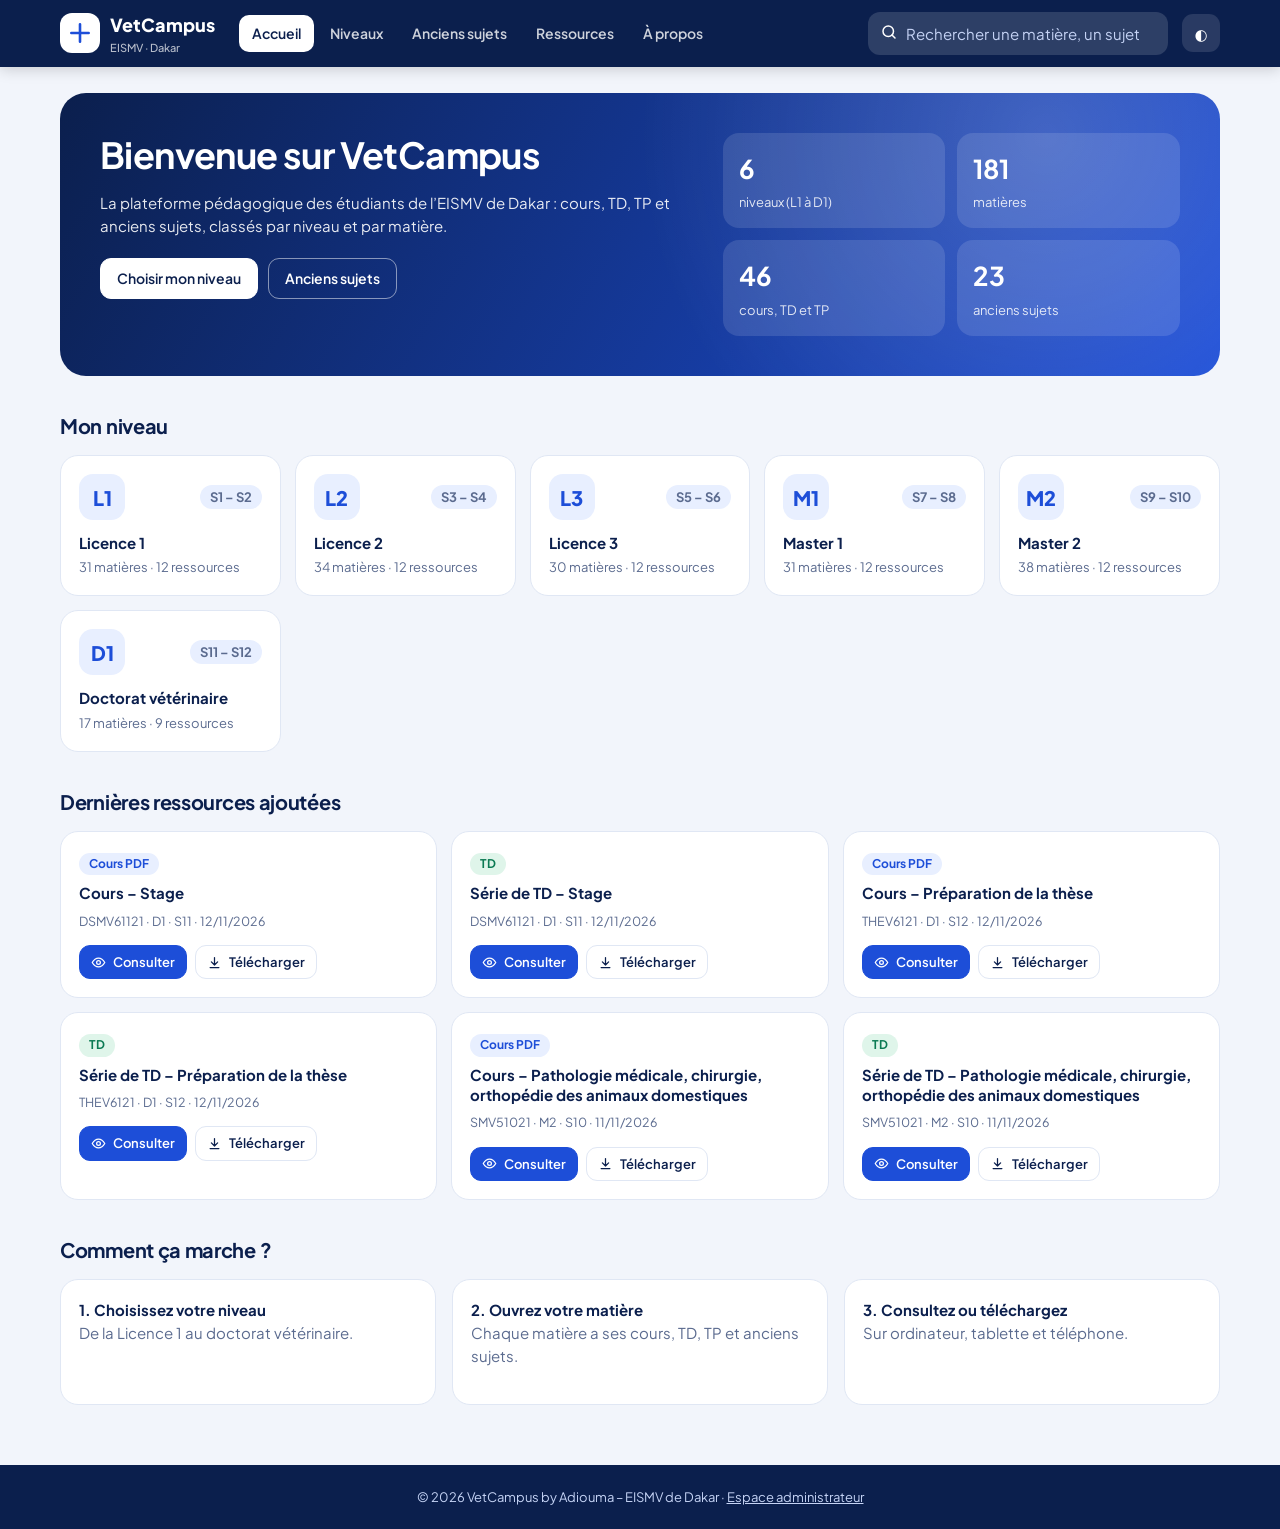
<file: index.html>
<!DOCTYPE html>
<html lang="fr">
<head>
<meta charset="utf-8">
<meta name="viewport" content="width=device-width, initial-scale=1, viewport-fit=cover">
<title>VetCampus – EISMV Dakar</title>
<meta name="theme-color" content="#0b1f4d">
<link rel="preconnect" href="https://fonts.googleapis.com">
<link rel="preconnect" href="https://fonts.gstatic.com" crossorigin>
<link href="https://fonts.googleapis.com/css2?family=Plus+Jakarta+Sans:wght@400;500;600;700;800&display=swap" rel="stylesheet">
<link rel="stylesheet" href="style.css">
</head>
<body>
<header><div class="bar">
<a class="logo" href="#accueil"><span class="mark"><svg width="26" height="26" viewBox="0 0 24 24" fill="none" stroke="#1d4ed8" stroke-width="2.4" stroke-linecap="round"><path d="M12 4v16M4 12h16"/></svg></span><span>VetCampus<small>EISMV · Dakar</small></span></a>
<nav id="nav"><a href="#accueil" data-p="accueil">Accueil</a><a href="#niveaux" data-p="niveaux">Niveaux</a><a href="#sujets" data-p="sujets">Anciens sujets</a><a href="#ressources" data-p="ressources">Ressources</a><a href="#apropos" data-p="apropos">À propos</a></nav>
<div class="search"><svg width="18" height="18" viewBox="0 0 24 24" fill="none" stroke="#fff" stroke-width="2" stroke-linecap="round"><circle cx="11" cy="11" r="7"/><path d="M20 20l-4-4"/></svg><input id="q" type="search" placeholder="Rechercher une matière, un sujet…" aria-label="Recherche globale"></div>
<button class="ib" id="th" aria-label="Changer de thème">◐</button>
<button class="ib burger" id="bg" aria-label="Menu"><svg width="22" height="22" viewBox="0 0 24 24" fill="none" stroke="#fff" stroke-width="2" stroke-linecap="round"><path d="M4 7h16M4 12h16M4 17h16"/></svg></button>
</div></header>
<main id="app" class="pg"></main>
<footer>© 2026 VetCampus by Adiouma – EISMV de Dakar · <a href="#admin" style="text-decoration:underline">Espace administrateur</a></footer>
<nav class="bnav" aria-label="Navigation principale"><a href="#accueil" data-p="accueil"><svg width="22" height="22" viewBox="0 0 24 24" fill="none" stroke="currentColor" stroke-width="2" stroke-linecap="round" stroke-linejoin="round"><path d="M3 11l9-8 9 8M5 10v10h14V10"/></svg><span>Accueil</span></a><a href="#niveaux" data-p="niveaux"><svg width="22" height="22" viewBox="0 0 24 24" fill="none" stroke="currentColor" stroke-width="2" stroke-linecap="round" stroke-linejoin="round"><rect x="3" y="3" width="7" height="7" rx="1.5"/><rect x="14" y="3" width="7" height="7" rx="1.5"/><rect x="3" y="14" width="7" height="7" rx="1.5"/><rect x="14" y="14" width="7" height="7" rx="1.5"/></svg><span>Niveaux</span></a><a href="#sujets" data-p="sujets"><svg width="22" height="22" viewBox="0 0 24 24" fill="none" stroke="currentColor" stroke-width="2" stroke-linecap="round" stroke-linejoin="round"><path d="M7 3h7l5 5v13H7z"/><path d="M14 3v5h5"/></svg><span>Sujets</span></a><a href="#ressources" data-p="ressources"><svg width="22" height="22" viewBox="0 0 24 24" fill="none" stroke="currentColor" stroke-width="2" stroke-linecap="round" stroke-linejoin="round"><path d="M5 4h13v16H7a2 2 0 01-2-2z"/><path d="M9 8h6"/></svg><span>Ressources</span></a><a href="#apropos" data-p="apropos"><svg width="22" height="22" viewBox="0 0 24 24" fill="none" stroke="currentColor" stroke-width="2" stroke-linecap="round" stroke-linejoin="round"><circle cx="12" cy="12" r="9"/><path d="M12 11v5M12 8h.01"/></svg><span>À propos</span></a></nav>
<div id="toast" role="status"></div>
<script src="data.js"></script>
<script src="app.js"></script>
</body>
</html>
</file>
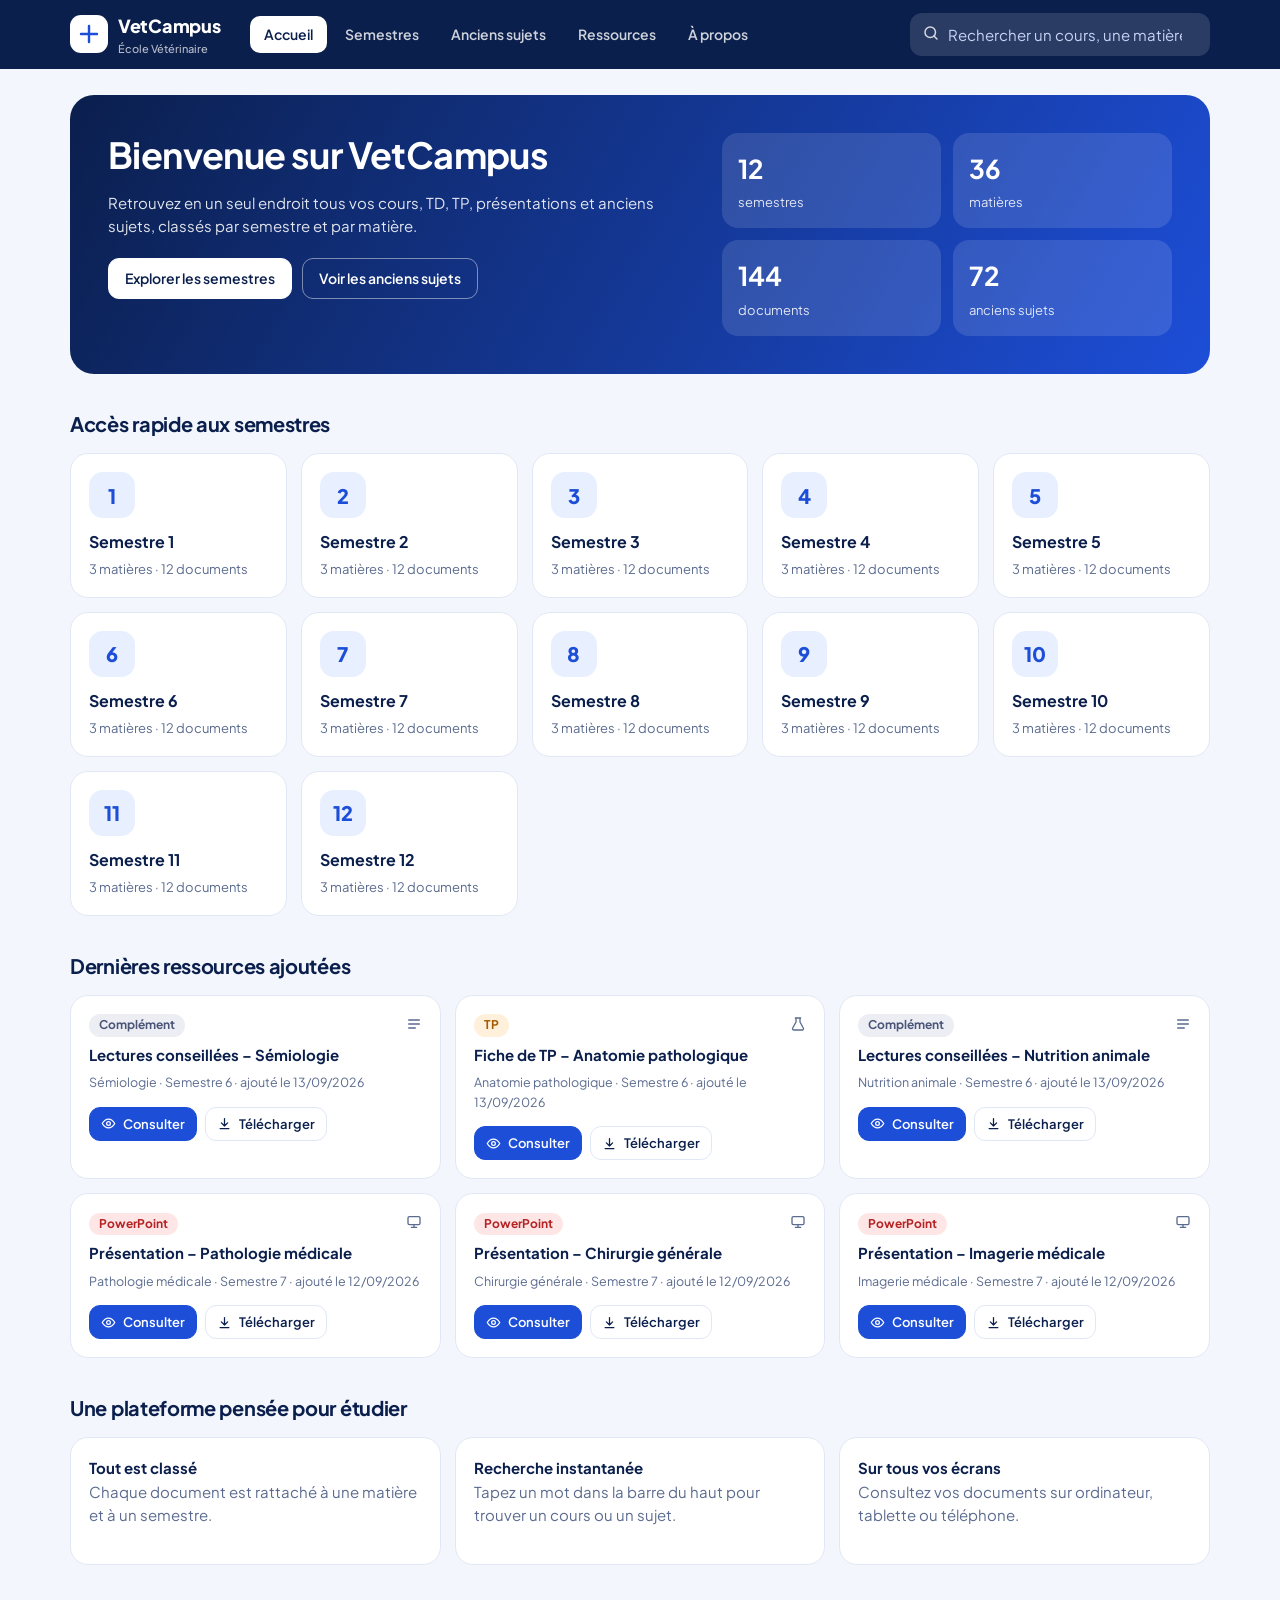
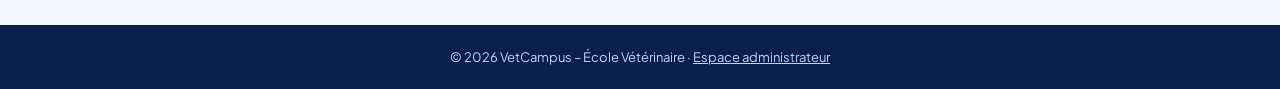
<file: plateforme-veterinaire.html>
<!DOCTYPE html>
<html lang="fr">
<head>
<meta charset="utf-8">
<meta name="viewport" content="width=device-width, initial-scale=1, viewport-fit=cover">
<title>VetCampus – Plateforme pédagogique</title>
<link rel="preconnect" href="https://fonts.googleapis.com">
<link href="https://fonts.googleapis.com/css2?family=Plus+Jakarta+Sans:wght@400;500;600;700;800&display=swap" rel="stylesheet">
<style>
:root{--bg:#f3f6fc;--card:#fff;--ink:#0b1f4d;--mut:#5b6b8f;--line:#e1e8f5;--pri:#1d4ed8;--priH:#1740b3;--soft:#e8efff;--navy:#0b1f4d;--ok:#0f9d6b;--btn:#fff;
box-sizing:border-box;padding-top:env(safe-area-inset-top,0px);padding-bottom:env(safe-area-inset-bottom,0px)}
@media(prefers-color-scheme:dark){:root:not([data-theme="light"]){--bg:#081027;--card:#101a38;--ink:#e8eefc;--mut:#9aaad0;--line:#22305a;--pri:#3b6df0;--priH:#5a85f5;--soft:#16244d}}
:root[data-theme="dark"]{--bg:#081027;--card:#101a38;--ink:#e8eefc;--mut:#9aaad0;--line:#22305a;--pri:#3b6df0;--priH:#5a85f5;--soft:#16244d}
html{scroll-padding-top:env(safe-area-inset-top,0px)}
*{box-sizing:border-box}
body{margin:0;background:var(--bg);color:var(--ink);font:15px/1.55 "Plus Jakarta Sans",system-ui,-apple-system,"Segoe UI",sans-serif}
body::before{content:"";position:fixed;inset:0 0 auto;height:env(safe-area-inset-top,0px);background:var(--navy);z-index:30}
a{color:inherit;text-decoration:none}
button,input,select{font:inherit;color:inherit}
:focus-visible{outline:3px solid #7ea4ff;outline-offset:2px}
header{position:sticky;top:env(safe-area-inset-top,0px);z-index:20;background:var(--navy);color:#fff}
.bar{max-width:1180px;margin:auto;display:flex;align-items:center;gap:18px;padding:12px 20px}
.logo{display:flex;align-items:center;gap:10px;font-weight:800;font-size:18px;letter-spacing:-.3px}
.logo small{display:block;font-weight:500;font-size:11px;opacity:.7;letter-spacing:0}
.mark{width:38px;height:38px;border-radius:11px;background:#fff;display:grid;place-items:center}
nav{display:flex;gap:4px;margin-left:12px}
nav a{padding:8px 14px;border-radius:10px;font-weight:600;font-size:14px;opacity:.8;transition:.2s}
nav a:hover{background:rgba(255,255,255,.1);opacity:1}
nav a.on{background:#fff;color:var(--navy);opacity:1}
.search{margin-left:auto;position:relative;flex:0 1 300px}
.search input{width:100%;padding:10px 14px 10px 38px;border-radius:12px;border:0;background:rgba(255,255,255,.13);color:#fff}
.search input::placeholder{color:#c5d3f5}
.search svg{position:absolute;left:12px;top:11px;opacity:.8}
.burger{display:none;background:none;border:0;color:#fff;padding:6px;cursor:pointer}
main{max-width:1180px;margin:auto;padding:26px 20px 60px;min-height:70vh}
h1{font-size:30px;letter-spacing:-.6px;margin:0 0 6px;line-height:1.2}
h2{font-size:20px;margin:34px 0 14px;letter-spacing:-.3px}
.sub{color:var(--mut);margin:0 0 20px;max-width:62ch}
.crumb{font-size:13px;color:var(--mut);margin-bottom:12px}.crumb a{color:var(--pri);font-weight:600}
.hero{background:linear-gradient(120deg,var(--navy),#1d4ed8);color:#fff;border-radius:24px;padding:38px;display:grid;grid-template-columns:1.3fr 1fr;gap:28px;overflow:hidden}
.hero h1{font-size:36px}.hero p{opacity:.88;max-width:52ch}
.hero .btns{display:flex;gap:10px;flex-wrap:wrap;margin-top:20px}
.stats{display:grid;grid-template-columns:1fr 1fr;gap:12px;align-content:center}
.stat{background:rgba(255,255,255,.12);border-radius:16px;padding:16px}
.stat b{font-size:26px;display:block}.stat span{font-size:13px;opacity:.85}
.btn{display:inline-flex;align-items:center;gap:7px;padding:9px 16px;border-radius:11px;border:1px solid var(--line);background:var(--card);font-weight:600;font-size:14px;cursor:pointer;transition:.2s}
.btn:hover{border-color:var(--pri);color:var(--pri)}
.btn.p{background:var(--pri);border-color:var(--pri);color:#fff}.btn.p:hover{background:var(--priH);color:#fff}
.btn.w{background:#fff;color:var(--navy);border-color:#fff}.btn.w:hover{color:var(--pri)}
.btn.g{background:transparent;color:#fff;border-color:rgba(255,255,255,.45)}
.btn.d{color:#d33}.btn.d:hover{border-color:#d33;color:#d33}
.btn.s{padding:6px 11px;font-size:13px}
.grid{display:grid;grid-template-columns:repeat(auto-fill,minmax(210px,1fr));gap:14px}
.grid.w{grid-template-columns:repeat(auto-fill,minmax(300px,1fr))}
.card{background:var(--card);border:1px solid var(--line);border-radius:18px;padding:18px;transition:transform .2s,box-shadow .2s,border-color .2s}
a.card:hover{transform:translateY(-3px);box-shadow:0 10px 26px rgba(29,78,216,.14);border-color:var(--pri)}
.sem{display:flex;flex-direction:column;gap:4px}
.sem .n{width:46px;height:46px;border-radius:14px;background:var(--soft);color:var(--pri);display:grid;place-items:center;font-weight:800;font-size:20px;margin-bottom:8px}
.sem b{font-size:16px}.sem span{font-size:13px;color:var(--mut)}
.tag{display:inline-block;padding:2px 10px;border-radius:99px;font-size:12px;font-weight:700;background:var(--soft);color:var(--pri)}
.tag.td{background:#e3f6ee;color:#0b7a53}.tag.tp{background:#fff0dc;color:#a35a00}.tag.ppt{background:#ffe6e6;color:#b42323}.tag.comp{background:#eceef4;color:#4a5578}
.doc{display:flex;flex-direction:column;gap:8px}
.doc h3{margin:0;font-size:15px;line-height:1.35}.doc .m{font-size:12.5px;color:var(--mut)}
.doc .a{display:flex;gap:8px;margin-top:6px;flex-wrap:wrap}
.tabs{display:flex;gap:6px;flex-wrap:wrap;margin:0 0 16px}
.tabs button{padding:7px 14px;border-radius:99px;border:1px solid var(--line);background:var(--card);cursor:pointer;font-weight:600;font-size:13px}
.tabs button.on{background:var(--pri);border-color:var(--pri);color:#fff}
.filters{display:flex;gap:10px;flex-wrap:wrap;background:var(--card);border:1px solid var(--line);padding:14px;border-radius:18px;margin-bottom:18px}
.filters input,.filters select,.f input,.f select{padding:9px 12px;border-radius:10px;border:1px solid var(--line);background:var(--bg);min-width:0;flex:1 1 150px}
.f{display:grid;grid-template-columns:repeat(auto-fit,minmax(170px,1fr));gap:10px;margin-bottom:12px}
.empty{text-align:center;color:var(--mut);padding:40px 10px;border:1px dashed var(--line);border-radius:18px}
.row{display:flex;justify-content:space-between;align-items:center;gap:10px;padding:10px 0;border-bottom:1px solid var(--line);font-size:14px}
.cols{display:grid;grid-template-columns:repeat(auto-fit,minmax(280px,1fr));gap:16px}
.about{display:grid;grid-template-columns:repeat(auto-fit,minmax(240px,1fr));gap:14px}
footer{background:var(--navy);color:#c5d3f5;text-align:center;padding:22px;font-size:13px}
#toast{position:fixed;left:50%;bottom:calc(24px + env(safe-area-inset-bottom,0px));transform:translate(-50%,30px);background:var(--navy);color:#fff;padding:11px 18px;border-radius:12px;opacity:0;transition:.3s;z-index:50;pointer-events:none;max-width:90vw}
#toast.on{opacity:1;transform:translate(-50%,0)}
.pg{animation:in .25s ease}@keyframes in{from{opacity:0}to{opacity:1}}
@media(prefers-reduced-motion:reduce){*{animation:none!important;transition:none!important}}
@media(max-width:900px){.hero{grid-template-columns:1fr;padding:26px}.hero h1{font-size:28px}.search{flex:1}
.burger{display:block;order:3}nav{display:none;position:absolute;top:100%;left:0;right:0;background:var(--navy);flex-direction:column;padding:8px 14px 14px;margin:0}nav.open{display:flex}.bar{gap:10px}.logo small{display:none}}
</style>
</head>
<body>
<header><div class="bar">
<a class="logo" href="#accueil"><span class="mark"><svg width="24" height="24" viewBox="0 0 24 24" fill="none" stroke="#1d4ed8" stroke-width="2.4" stroke-linecap="round"><path d="M12 4v16M4 12h16"/></svg></span><span>VetCampus<small>École Vétérinaire</small></span></a>
<nav id="nav"><a href="#accueil" data-p="accueil">Accueil</a><a href="#semestres" data-p="semestres">Semestres</a><a href="#sujets" data-p="sujets">Anciens sujets</a><a href="#ressources" data-p="ressources">Ressources</a><a href="#apropos" data-p="apropos">À propos</a></nav>
<div class="search"><svg width="18" height="18" viewBox="0 0 24 24" fill="none" stroke="#fff" stroke-width="2" stroke-linecap="round"><circle cx="11" cy="11" r="7"/><path d="M20 20l-4-4"/></svg><input id="q" type="search" placeholder="Rechercher un cours, une matière, un sujet…" aria-label="Recherche globale"></div>
<button class="burger" id="bg" aria-label="Ouvrir le menu"><svg width="26" height="26" viewBox="0 0 24 24" fill="none" stroke="#fff" stroke-width="2" stroke-linecap="round"><path d="M4 7h16M4 12h16M4 17h16"/></svg></button>
</div></header>
<main id="app" class="pg"></main>
<footer>© 2026 VetCampus – École Vétérinaire · <a href="#admin" style="text-decoration:underline">Espace administrateur</a></footer>
<div id="toast" role="status"></div>
<script>
const KEY='vetcampus-v1',ADMIN_CODE='vet2026';
const KINDS={cours:'Cours PDF',td:'TD',tp:'TP',ppt:'PowerPoint',comp:'Complément'};
const ETYPES=['Examen','Devoir','Rattrapage'];
const NAMES=[['Anatomie générale','Biologie cellulaire','Chimie générale'],['Histologie','Physiologie animale','Biochimie'],['Embryologie','Génétique','Microbiologie'],['Immunologie','Parasitologie','Zootechnie'],['Pathologie générale','Pharmacologie','Virologie'],['Sémiologie','Anatomie pathologique','Nutrition animale'],['Pathologie médicale','Chirurgie générale','Imagerie médicale'],['Reproduction','Maladies infectieuses','Toxicologie'],['Hygiène des denrées','Médecine bovine','Médecine canine et féline'],['Chirurgie spéciale','Anesthésiologie','Santé publique'],['Clinique ambulante','Épidémiologie','Législation vétérinaire'],['Stage et mémoire','Déontologie','Gestion de clinique']];
const ICO={pdf:'<path d="M7 3h7l5 5v13H7z"/><path d="M14 3v5h5"/>',td:'<path d="M5 4h14v16H5z"/><path d="M9 9h6M9 13h6"/>',tp:'<path d="M9 3v6l-5 9a2 2 0 002 3h12a2 2 0 002-3l-5-9V3M8 3h8"/>',ppt:'<rect x="3" y="4" width="18" height="12" rx="2"/><path d="M12 16v4M8 20h8"/>',comp:'<path d="M4 6h16M4 12h16M4 18h10"/>',dl:'<path d="M12 4v12m-5-5l5 5 5-5M5 20h14"/>',eye:'<path d="M2 12s4-7 10-7 10 7 10 7-4 7-10 7S2 12 2 12z"/><circle cx="12" cy="12" r="3"/>'};
const ic=(n,s=16)=>`<svg width="${s}" height="${s}" viewBox="0 0 24 24" fill="none" stroke="currentColor" stroke-width="2" stroke-linecap="round" stroke-linejoin="round">${ICO[n]||ICO.pdf}</svg>`;
const esc=s=>String(s??'').replace(/[&<>"']/g,c=>({'&':'&amp;','<':'&lt;','>':'&gt;','"':'&quot;',"'":'&#39;'}[c]));
let S=load(),admin=false,query='';
function seed(){const subjects=[],docs=[],exams=[];let d=0;
NAMES.forEach((l,i)=>l.forEach((n,j)=>{const id='s'+(i+1)+'m'+(j+1);subjects.push({id,sem:i+1,name:n});
const ks=['cours','td','ppt',j%2?'tp':'comp'];ks.forEach((k,x)=>docs.push({id:'d'+(d++),subj:id,kind:k,title:(k==='cours'?'Cours complet – ':k==='td'?'Série de TD n°1 – ':k==='ppt'?'Présentation – ':k==='tp'?'Fiche de TP – ':'Lectures conseillées – ')+n,date:'2026-0'+(1+((i+x)%9))+'-1'+x}));
exams.push({id:'e'+i+j+'a',subj:id,year:'2024-2025',type:'Examen',title:'Examen final – '+n},{id:'e'+i+j+'b',subj:id,year:'2023-2024',type:j%2?'Devoir':'Rattrapage',title:ETYPES[j%2?1:2]+' – '+n});}));
return{subjects,docs,exams}}
function load(){try{const r=localStorage.getItem(KEY);if(r)return JSON.parse(r)}catch(e){}return seed()}
function save(){try{localStorage.setItem(KEY,JSON.stringify(S))}catch(e){toast('Enregistrement impossible : le stockage du navigateur est plein.')}}
const subj=id=>S.subjects.find(s=>s.id===id)||{name:'?',sem:0};
let tt;function toast(m){const t=document.getElementById('toast');t.textContent=m;t.classList.add('on');clearTimeout(tt);tt=setTimeout(()=>t.classList.remove('on'),2800)}
async function act(id,mode){const x=S.docs.find(d=>d.id===id)||S.exams.find(e=>e.id===id);if(!x)return;
if(!x.file){toast('Démonstration : aucun PDF n’est encore rattaché à ce document.');return}
try{const b=await (await fetch(x.file)).blob(),u=URL.createObjectURL(b);
if(mode==='view')window.open(u,'_blank');else{const a=document.createElement('a');a.href=u;a.download=(x.title||'document')+'.pdf';a.click()}}catch(e){toast('Ce fichier est illisible. Ajoutez-le à nouveau depuis l’espace administrateur.')}}
const docCard=d=>`<div class="card doc"><div style="display:flex;gap:8px;justify-content:space-between;align-items:center"><span class="tag ${d.kind}">${KINDS[d.kind]}</span><span style="color:var(--mut)">${ic(d.kind==='cours'?'pdf':d.kind)}</span></div><h3>${esc(d.title)}</h3><div class="m">${esc(subj(d.subj).name)} · Semestre ${subj(d.subj).sem}${d.date?' · ajouté le '+new Date(d.date).toLocaleDateString('fr-FR'):''}</div><div class="a"><button class="btn s p" onclick="act('${d.id}','view')">${ic('eye',15)} Consulter</button><button class="btn s" onclick="act('${d.id}','dl')">${ic('dl',15)} Télécharger</button></div></div>`;
const examCard=e=>`<div class="card doc"><div style="display:flex;justify-content:space-between;align-items:center"><span class="tag">${esc(e.type)}</span><b style="color:var(--pri)">${esc(e.year)}</b></div><h3>${esc(subj(e.subj).name)}</h3><div class="m">Semestre ${subj(e.subj).sem} · ${esc(e.title)}</div><div class="a"><button class="btn s p" onclick="act('${e.id}','view')">${ic('eye',15)} Consulter</button><button class="btn s" onclick="act('${e.id}','dl')">${ic('dl',15)} Télécharger</button></div></div>`;
const semCard=n=>{const c=S.subjects.filter(s=>s.sem===n);return`<a class="card sem" href="#semestre-${n}"><div class="n">${n}</div><b>Semestre ${n}</b><span>${c.length} matières · ${S.docs.filter(d=>c.some(s=>s.id===d.subj)).length} documents</span></a>`};
const crumb=a=>`<div class="crumb">${a.map(([t,h])=>h?`<a href="#${h}">${t}</a>`:esc(t)).join(' / ')}</div>`;
const empty=t=>`<div class="empty">${t}</div>`;
const grid=(a,f,w)=>a.length?`<div class="grid${w?' w':''}">${a.map(f).join('')}</div>`:empty('Aucun résultat. Modifiez votre recherche ou vos filtres.');
const sorted=()=>[...S.docs].sort((a,b)=>(b.date||'').localeCompare(a.date||''));

const V={
accueil(){const all=Array.from({length:12},(_,i)=>i+1);return`<section class="hero"><div><h1>Bienvenue sur VetCampus</h1><p>Retrouvez en un seul endroit tous vos cours, TD, TP, présentations et anciens sujets, classés par semestre et par matière.</p><div class="btns"><a class="btn w" href="#semestres">Explorer les semestres</a><a class="btn g" href="#sujets">Voir les anciens sujets</a></div></div><div class="stats"><div class="stat"><b>12</b><span>semestres</span></div><div class="stat"><b>${S.subjects.length}</b><span>matières</span></div><div class="stat"><b>${S.docs.length}</b><span>documents</span></div><div class="stat"><b>${S.exams.length}</b><span>anciens sujets</span></div></div></section>
<h2>Accès rapide aux semestres</h2><div class="grid">${all.map(semCard).join('')}</div>
<h2>Dernières ressources ajoutées</h2>${grid(sorted().slice(0,6),docCard,1)}
<h2>Une plateforme pensée pour étudier</h2><div class="about"><div class="card"><b>Tout est classé</b><p class="sub">Chaque document est rattaché à une matière et à un semestre.</p></div><div class="card"><b>Recherche instantanée</b><p class="sub">Tapez un mot dans la barre du haut pour trouver un cours ou un sujet.</p></div><div class="card"><b>Sur tous vos écrans</b><p class="sub">Consultez vos documents sur ordinateur, tablette ou téléphone.</p></div></div>`},
semestres(){return`<h1>Semestres</h1><p class="sub">Choisissez un semestre pour voir ses matières.</p><div class="grid">${Array.from({length:12},(_,i)=>semCard(i+1)).join('')}</div>`},
semestre(a){const n=+a[0],m=S.subjects.filter(s=>s.sem===n);if(!n||n>12)return V.semestres();
return`${crumb([['Semestres','semestres'],['Semestre '+n]])}<h1>Semestre ${n}</h1><p class="sub">${m.length} matières enseignées ce semestre.</p>${m.length?`<div class="grid w">${m.map(s=>{const c=S.docs.filter(d=>d.subj===s.id).length;return`<a class="card sem" href="#matiere-${s.id}"><div class="n">${ic('pdf',22)}</div><b>${esc(s.name)}</b><span>${c} documents · ${S.exams.filter(e=>e.subj===s.id).length} anciens sujets</span></a>`}).join('')}</div>`:empty('Aucune matière pour ce semestre. L’administrateur peut en ajouter.')}`},
matiere(a,ctx){const s=S.subjects.find(x=>x.id===a[0]);if(!s)return V.semestres();const f=ctx.tab||'all';const ds=S.docs.filter(d=>d.subj===s.id&&(f==='all'||d.kind===f));
return`${crumb([['Semestres','semestres'],['Semestre '+s.sem,'semestre-'+s.sem],[s.name]])}<h1>${esc(s.name)}</h1><p class="sub">Semestre ${s.sem} · tous les documents de la matière.</p><div class="tabs">${['all',...Object.keys(KINDS)].map(k=>`<button class="${k===f?'on':''}" onclick="tab('${k}')">${k==='all'?'Tout':KINDS[k]}</button>`).join('')}</div>${grid(ds,docCard,1)}<h2>Anciens sujets de cette matière</h2>${grid(S.exams.filter(e=>e.subj===s.id),examCard,1)}`},
sujets(){const ys=[...new Set(S.exams.map(e=>e.year))].sort().reverse(),F=ctx.f||{};
return`<h1>Anciens sujets</h1><p class="sub">Examens, devoirs et rattrapages des années passées.</p><div class="filters"><input id="fs" placeholder="Rechercher une matière…" value="${esc(F.q||'')}" oninput="fl()"><select id="fsem" onchange="fl()"><option value="">Tous les semestres</option>${Array.from({length:12},(_,i)=>`<option value="${i+1}"${F.sem==i+1?' selected':''}>Semestre ${i+1}</option>`).join('')}</select><select id="fy" onchange="fl()"><option value="">Toutes les années</option>${ys.map(y=>`<option${F.y===y?' selected':''}>${y}</option>`).join('')}</select><select id="ft" onchange="fl()"><option value="">Tous les types</option>${ETYPES.map(t=>`<option${F.t===t?' selected':''}>${t}</option>`).join('')}</select></div><div id="res">${examList()}</div>`},
ressources(){const F=ctx.r||'all';const ds=sorted().filter(d=>F==='all'||d.kind===F);
return`<h1>Bibliothèque numérique</h1><p class="sub">Toutes les ressources de la plateforme, classées automatiquement par date d’ajout.</p><div class="tabs">${['all',...Object.keys(KINDS)].map(k=>`<button class="${k===F?'on':''}" onclick="ctx.r='${k}';route()">${k==='all'?'Tout ('+S.docs.length+')':KINDS[k]+' ('+S.docs.filter(d=>d.kind===k).length+')'}</button>`).join('')}</div>${grid(ds,docCard,1)}`},
recherche(){const q=query.toLowerCase().trim();const ms=S.subjects.filter(s=>s.name.toLowerCase().includes(q)),ds=S.docs.filter(d=>(d.title+KINDS[d.kind]+subj(d.subj).name).toLowerCase().includes(q)),es=S.exams.filter(e=>(e.title+e.year+e.type+subj(e.subj).name).toLowerCase().includes(q));
return`<h1>Résultats pour « ${esc(query)} »</h1><p class="sub">${ms.length} matières · ${ds.length} documents · ${es.length} anciens sujets</p>${ms.length?`<h2>Matières</h2><div class="grid">${ms.map(s=>`<a class="card sem" href="#matiere-${s.id}"><b>${esc(s.name)}</b><span>Semestre ${s.sem}</span></a>`).join('')}</div>`:''}${ds.length?`<h2>Documents</h2>${grid(ds.slice(0,24),docCard,1)}`:''}${es.length?`<h2>Anciens sujets</h2>${grid(es.slice(0,24),examCard,1)}`:''}${!ms.length&&!ds.length&&!es.length?empty('Aucun résultat. Essayez un autre mot, par exemple « anatomie ».'):''}`},
apropos(){return`<h1>À propos</h1><p class="sub">VetCampus est la plateforme pédagogique des étudiants de l’école vétérinaire, du semestre 1 au semestre 12.</p><div class="about"><div class="card"><b>Notre mission</b><p class="sub">Donner un accès simple et rapide aux ressources utiles pour réussir sa formation.</p></div><div class="card"><b>Comment ça marche</b><p class="sub">Choisissez un semestre, ouvrez une matière, puis consultez ou téléchargez les documents.</p></div><div class="card"><b>Contribuer</b><p class="sub">Les enseignants et administrateurs ajoutent les documents depuis l’espace administrateur.</p></div></div>`},
admin(){if(!admin)return`<h1>Espace administrateur</h1><p class="sub">Entrez le code d’accès pour gérer les documents.</p><div class="card" style="max-width:380px"><input id="code" type="password" placeholder="Code d’accès" style="width:100%;padding:10px;border-radius:10px;border:1px solid var(--line);background:var(--bg);margin-bottom:10px" onkeydown="if(event.key==='Enter')login()"><button class="btn p" onclick="login()">Se connecter</button><p class="sub" style="font-size:12px;margin:10px 0 0">Code de démonstration : vet2026</p></div>`;
const so=S.subjects.map(s=>`<option value="${s.id}">S${s.sem} – ${esc(s.name)}</option>`).join('');
return`<h1>Espace administrateur</h1><p class="sub">Ajoutez, modifiez ou supprimez les matières, documents et sujets.</p><div class="cols"><div class="card"><b>Ajouter un document</b><div class="f" style="margin-top:12px"><select id="ds">${so}</select><select id="dk">${Object.entries(KINDS).map(([k,v])=>`<option value="${k}">${v}</option>`).join('')}</select></div><div class="f"><input id="dt" placeholder="Titre du document"></div><div class="f"><input id="df" type="file" accept=".pdf,.ppt,.pptx,.doc,.docx"></div><button class="btn p" onclick="addDoc()">Ajouter le document</button></div>
<div class="card"><b>Ajouter un ancien sujet</b><div class="f" style="margin-top:12px"><select id="es">${so}</select><select id="et">${ETYPES.map(t=>`<option>${t}</option>`).join('')}</select><input id="ey" placeholder="Année (2024-2025)"></div><div class="f"><input id="ef" type="file" accept=".pdf"></div><button class="btn p" onclick="addExam()">Ajouter le sujet</button></div>
<div class="card"><b>Ajouter une matière</b><div class="f" style="margin-top:12px"><select id="ms">${Array.from({length:12},(_,i)=>`<option value="${i+1}">Semestre ${i+1}</option>`).join('')}</select><input id="mn" placeholder="Nom de la matière"></div><button class="btn p" onclick="addSub()">Ajouter la matière</button></div></div>
<h2>Documents (${S.docs.length})</h2><div class="card" style="max-height:420px;overflow:auto">${sorted().slice(0,60).map(d=>`<div class="row"><span>${esc(d.title)}<br><small style="color:var(--mut)">S${subj(d.subj).sem} · ${KINDS[d.kind]}</small></span><span style="display:flex;gap:6px"><button class="btn s" onclick="ren('docs','${d.id}')">Modifier</button><button class="btn s d" onclick="del('docs','${d.id}')">Supprimer</button></span></div>`).join('')}</div>
<h2>Matières (${S.subjects.length})</h2><div class="card" style="max-height:360px;overflow:auto">${S.subjects.map(s=>`<div class="row"><span>S${s.sem} – ${esc(s.name)}</span><span style="display:flex;gap:6px"><button class="btn s" onclick="ren('subjects','${s.id}')">Renommer</button><button class="btn s d" onclick="del('subjects','${s.id}')">Supprimer</button></span></div>`).join('')}</div>
<p style="margin-top:18px"><button class="btn" onclick="admin=false;route()">Se déconnecter</button> <button class="btn d" onclick="resetAll()">Réinitialiser les données</button></p>`}
};
let ctx={};
function examList(){const F=ctx.f||{};const r=S.exams.filter(e=>(!F.q||subj(e.subj).name.toLowerCase().includes(F.q.toLowerCase()))&&(!F.sem||subj(e.subj).sem==F.sem)&&(!F.y||e.year===F.y)&&(!F.t||e.type===F.t));return `<p class="sub">${r.length} sujet(s) trouvé(s)</p>`+grid(r,examCard,1)}
function fl(){ctx.f={q:fs.value,sem:fsem.value,y:fy.value,t:ft.value};res.innerHTML=examList()}
function tab(k){ctx.tab=k;route()}
function login(){if(code.value===ADMIN_CODE){admin=true;route();toast('Connexion réussie')}else toast('Code incorrect. Réessayez.')}
function read(inp){return new Promise(r=>{const f=inp.files[0];if(!f)return r('');if(f.size>1.5e6){toast('Fichier trop lourd (1,5 Mo max pour cette démo). Ajouté sans pièce jointe.');return r('')}const fr=new FileReader();fr.onload=()=>r(fr.result);fr.readAsDataURL(f)})}
async function addDoc(){if(!dt.value.trim())return toast('Saisissez un titre.');S.docs.push({id:'d'+Date.now(),subj:ds.value,kind:dk.value,title:dt.value.trim(),date:new Date().toISOString().slice(0,10),file:await read(df)});save();route();toast('Document ajouté')}
async function addExam(){if(!/^\d{4}-\d{4}$/.test(ey.value))return toast('Année attendue au format 2024-2025.');const s=subj(es.value);S.exams.push({id:'e'+Date.now(),subj:es.value,year:ey.value,type:et.value,title:et.value+' – '+s.name,file:await read(ef)});save();route();toast('Sujet ajouté')}
function addSub(){if(!mn.value.trim())return toast('Saisissez un nom.');S.subjects.push({id:'s'+ms.value+'x'+Date.now(),sem:+ms.value,name:mn.value.trim()});save();route();toast('Matière ajoutée')}
function del(t,id){if(!confirm('Supprimer cet élément ?'))return;S[t]=S[t].filter(x=>x.id!==id);if(t==='subjects'){S.docs=S.docs.filter(d=>d.subj!==id);S.exams=S.exams.filter(e=>e.subj!==id)}save();route();toast('Supprimé')}
function ren(t,id){const x=S[t].find(o=>o.id===id),k=t==='docs'?'title':'name',v=prompt('Nouveau nom :',x[k]);if(v&&v.trim()){x[k]=v.trim();save();route();toast('Modifié')}}
function resetAll(){if(confirm('Rétablir les données de démonstration ?')){S=seed();save();route()}}
function route(){const h=location.hash.slice(1)||'accueil';const [p,...a]=h.split('-');const key=V[p]?p:'accueil';
if(key!=='recherche'&&q.value&&p!=='recherche'){}
const app=document.getElementById('app');app.innerHTML=V[key](a,ctx);
document.querySelectorAll('nav a').forEach(l=>l.classList.toggle('on',(key==='matiere'||key==='semestre'?'semestres':key)===l.dataset.p));
document.getElementById('nav').classList.remove('open')}
window.addEventListener('hashchange',()=>{ctx.tab='all';route();scrollTo(0,0)});
q.addEventListener('input',()=>{query=q.value;if(query.trim()){if(location.hash!=='#recherche')history.replaceState(null,'','#recherche');route()}else{location.hash='accueil'}});
bg.onclick=()=>nav.classList.toggle('open');
route();
</script>
</body>
</html>
</file>
<file: style.css>
:root{--bg:#f2f5fb;--card:#fff;--ink:#0b1f4d;--mut:#5b6b8f;--line:#e0e7f4;--pri:#1d4ed8;--priH:#1740b3;--soft:#e8efff;--navy:#0b1f4d;--hdr:#0b1f4d;box-sizing:border-box;padding-top:env(safe-area-inset-top,0);padding-bottom:env(safe-area-inset-bottom,0)}
@media(prefers-color-scheme:dark){:root:not([data-theme="light"]){--bg:#070e24;--card:#0f1936;--ink:#e8eefc;--mut:#9aaad0;--line:#21305a;--pri:#3b6df0;--priH:#5a85f5;--soft:#16244d;--hdr:#0a1430}}
:root[data-theme="dark"]{--bg:#070e24;--card:#0f1936;--ink:#e8eefc;--mut:#9aaad0;--line:#21305a;--pri:#3b6df0;--priH:#5a85f5;--soft:#16244d;--hdr:#0a1430}
html{scroll-padding-top:env(safe-area-inset-top,0)}*{box-sizing:border-box}
body{margin:0;background:var(--bg);color:var(--ink);font:15px/1.55 "Plus Jakarta Sans",system-ui,-apple-system,"Segoe UI",sans-serif}
body::before{content:"";position:fixed;inset:0 0 auto;height:env(safe-area-inset-top,0);background:var(--hdr);z-index:30}
a{color:inherit;text-decoration:none}button,input,select{font:inherit;color:inherit}
:focus-visible{outline:3px solid #7ea4ff;outline-offset:2px}
header{position:sticky;top:env(safe-area-inset-top,0);z-index:20;background:var(--hdr);color:#fff;box-shadow:0 2px 14px rgba(0,0,0,.18)}
.bar{max-width:1200px;margin:auto;display:flex;align-items:center;gap:14px;padding:11px 20px}
.logo{display:flex;align-items:center;gap:10px;font-weight:800;font-size:18px}.logo small{display:block;font-weight:500;font-size:11px;opacity:.7}
.mark{width:40px;height:40px;border-radius:12px;background:#fff;display:grid;place-items:center}
nav{display:flex;gap:3px;margin-left:10px}nav a{padding:8px 13px;border-radius:10px;font-weight:600;font-size:14px;opacity:.8;transition:.2s}
nav a:hover{background:rgba(255,255,255,.1);opacity:1}nav a.on{background:#fff;color:#0b1f4d;opacity:1}
.search{margin-left:auto;position:relative;flex:0 1 300px}.search input{width:100%;padding:10px 14px 10px 38px;border-radius:12px;border:0;background:rgba(255,255,255,.14);color:#fff}
.search input::placeholder{color:#c5d3f5}.search svg{position:absolute;left:12px;top:11px}
.ib{background:rgba(255,255,255,.12);border:0;color:#fff;width:38px;height:38px;border-radius:11px;cursor:pointer;display:grid;place-items:center}.ib:hover{background:rgba(255,255,255,.22)}
.burger{display:none}
main{max-width:1200px;margin:auto;padding:26px 20px 60px;min-height:72vh}
h1{font-size:30px;letter-spacing:-.6px;margin:0 0 6px;line-height:1.2}h2{font-size:20px;margin:34px 0 14px;letter-spacing:-.3px}
.sub{color:var(--mut);margin:0 0 18px;max-width:66ch}.crumb{font-size:13px;color:var(--mut);margin-bottom:12px}.crumb a{color:var(--pri);font-weight:600}
.hero{position:relative;background:radial-gradient(circle at 85% 15%,rgba(255,255,255,.18),transparent 40%),linear-gradient(120deg,#0b1f4d,#1d4ed8);color:#fff;border-radius:26px;padding:40px;display:grid;grid-template-columns:1.3fr 1fr;gap:28px}
.hero h1{font-size:36px}.hero p{opacity:.9;max-width:52ch}.btns{display:flex;gap:10px;flex-wrap:wrap;margin-top:20px}
.stats{display:grid;grid-template-columns:1fr 1fr;gap:12px;align-content:center}.stat{background:rgba(255,255,255,.12);border-radius:16px;padding:16px}.stat b{font-size:26px;display:block}.stat span{font-size:13px;opacity:.85}
.btn{display:inline-flex;align-items:center;gap:7px;padding:9px 16px;border-radius:11px;border:1px solid var(--line);background:var(--card);font-weight:600;font-size:14px;cursor:pointer;transition:.2s}
.btn:hover{border-color:var(--pri);color:var(--pri)}.btn.p{background:var(--pri);border-color:var(--pri);color:#fff}.btn.p:hover{background:var(--priH);color:#fff}
.btn.w{background:#fff;color:#0b1f4d;border-color:#fff}.btn.g{background:transparent;color:#fff;border-color:rgba(255,255,255,.5)}.btn.d{color:#d33}.btn.d:hover{border-color:#d33;color:#d33}.btn.s{padding:6px 11px;font-size:13px}
.grid{display:grid;grid-template-columns:repeat(auto-fill,minmax(200px,1fr));gap:14px}.grid.w{grid-template-columns:repeat(auto-fill,minmax(300px,1fr))}
.card{background:var(--card);border:1px solid var(--line);border-radius:18px;padding:18px;transition:transform .2s,box-shadow .2s,border-color .2s}
a.card:hover{transform:translateY(-3px);box-shadow:0 12px 28px rgba(29,78,216,.15);border-color:var(--pri)}
.sem{display:flex;flex-direction:column;gap:3px}.sem .top{display:flex;justify-content:space-between;align-items:center;margin-bottom:8px}
.sem .n{width:46px;height:46px;border-radius:14px;background:var(--soft);color:var(--pri);display:grid;place-items:center;font-weight:800;font-size:20px}.sem span{font-size:13px;color:var(--mut)}
.tag{display:inline-block;padding:2px 10px;border-radius:99px;font-size:12px;font-weight:700;background:var(--soft);color:var(--pri)}
.tag.td{background:#dff5ea;color:#0b7a53}.tag.tp{background:#ffefd8;color:#9a5300}.tag.ppt{background:#ffe5e5;color:#b42323}.tag.comp{background:#eceef4;color:#4a5578}.tag.opt{background:#fff0c9;color:#8a6500}
.ue h3{margin:6px 0 2px;font-size:16px;line-height:1.3}.ue .code{font-size:12px;color:var(--mut);font-weight:700}
.ue ul{margin:8px 0 0;padding-left:18px;color:var(--mut);font-size:13px}
.doc{display:flex;flex-direction:column;gap:8px}.doc h3{margin:0;font-size:15px;line-height:1.35}.doc .m{font-size:12.5px;color:var(--mut)}.doc .a{display:flex;gap:8px;margin-top:6px;flex-wrap:wrap}
.tabs{display:flex;gap:6px;flex-wrap:wrap;margin:0 0 18px;position:sticky;top:calc(64px + env(safe-area-inset-top,0));z-index:5;padding:6px 0;background:var(--bg)}
.tabs button{padding:8px 15px;border-radius:99px;border:1px solid var(--line);background:var(--card);cursor:pointer;font-weight:600;font-size:13px}.tabs button.on{background:var(--pri);border-color:var(--pri);color:#fff}
.filters{display:flex;gap:10px;flex-wrap:wrap;background:var(--card);border:1px solid var(--line);padding:14px;border-radius:18px;margin-bottom:16px}
input,select{padding:9px 12px;border-radius:10px;border:1px solid var(--line);background:var(--bg);min-width:0}.filters>*{flex:1 1 150px}
.f{display:grid;grid-template-columns:repeat(auto-fit,minmax(170px,1fr));gap:10px;margin:12px 0}
.empty{text-align:center;color:var(--mut);padding:40px 10px;border:1px dashed var(--line);border-radius:18px}
.row{display:flex;justify-content:space-between;align-items:center;gap:10px;padding:10px 0;border-bottom:1px solid var(--line);font-size:14px;flex-wrap:wrap}
.cols{display:grid;grid-template-columns:repeat(auto-fit,minmax(290px,1fr));gap:16px}
.note{background:var(--soft);border-radius:14px;padding:12px 16px;margin-bottom:16px;font-size:14px}
.lvl{margin:26px 0 12px;font-size:13px;font-weight:800;color:var(--pri);letter-spacing:.08em}
footer{background:var(--hdr);color:#c5d3f5;text-align:center;padding:22px;font-size:13px}
#toast{position:fixed;left:50%;bottom:calc(24px + env(safe-area-inset-bottom,0));transform:translate(-50%,30px);background:#0b1f4d;color:#fff;padding:11px 18px;border-radius:12px;opacity:0;transition:.3s;z-index:50;pointer-events:none;max-width:90vw}#toast.on{opacity:1;transform:translate(-50%,0)}
.pg{animation:in .25s ease}@keyframes in{from{opacity:0;transform:translateY(6px)}}
@media(prefers-reduced-motion:reduce){*{animation:none!important;transition:none!important}}
@media(max-width:900px){.hero{grid-template-columns:1fr;padding:26px}.hero h1{font-size:28px}.search{flex:1}.burger{display:grid;order:5}
nav{display:none;position:absolute;top:100%;left:0;right:0;background:var(--hdr);flex-direction:column;padding:8px 14px 14px;margin:0}nav.open{display:flex}.logo small{display:none}.tabs{top:calc(60px + env(safe-area-inset-top,0))}}
.ecl{display:flex;flex-direction:column;gap:6px;margin-top:10px}.ecl a{display:flex;justify-content:space-between;gap:10px;align-items:center;padding:9px 12px;border:1px solid var(--line);border-radius:12px;font-size:13.5px;transition:.15s}.ecl a:hover{border-color:var(--pri);background:var(--soft);color:var(--pri)}.ecl small{color:var(--mut);white-space:nowrap}

html{-webkit-text-size-adjust:100%;text-size-adjust:100%}
.bnav{display:none}
@media(hover:none){a.card:hover{transform:none;box-shadow:none}}
@media(max-width:900px){#nav,.burger{display:none!important}
.bnav{display:grid;grid-template-columns:repeat(5,1fr);position:fixed;left:0;right:0;bottom:0;z-index:40;margin:0;background:var(--card);border-top:1px solid var(--line);padding:6px 4px calc(6px + env(safe-area-inset-bottom,0));box-shadow:0 -4px 18px rgba(8,16,48,.12)}
.bnav a{display:flex;flex-direction:column;align-items:center;gap:2px;padding:4px 2px;border-radius:12px;font-size:10.5px;font-weight:600;color:var(--mut);opacity:1;background:none;margin:0}
.bnav a.on{color:var(--pri);background:var(--soft)}
footer{padding-bottom:84px}#toast{bottom:calc(84px + env(safe-area-inset-bottom,0))}}
@media(max-width:640px){
body{font-size:14px;line-height:1.5}
header{position:static}
.bar{flex-wrap:wrap;padding:9px 14px;gap:8px}
.logo{font-size:16px;gap:8px;margin-right:auto}.mark{width:34px;height:34px;border-radius:10px}
.ib{width:36px;height:36px}
.search{order:9;flex:1 1 100%;margin:0}.search input{font-size:16px;padding:9px 12px 9px 36px}.search svg{top:10px}
main{padding:16px 14px 40px}
h1{font-size:22px;letter-spacing:-.3px}h2{font-size:17px;margin:24px 0 10px}.sub{font-size:14px;margin-bottom:14px}
.crumb{font-size:12px}
.hero{padding:20px 18px;border-radius:20px;gap:18px}.hero h1{font-size:24px}.hero p{font-size:14px;margin:6px 0 0}.btns{margin-top:14px}
.stats{gap:8px}.stat{padding:11px 12px;border-radius:14px}.stat b{font-size:20px}.stat span{font-size:12px}
.grid{grid-template-columns:repeat(2,1fr);gap:10px}.grid.w{grid-template-columns:1fr}
.card{padding:14px;border-radius:16px}
.sem .n{width:38px;height:38px;border-radius:12px;font-size:16px}.sem b{font-size:14.5px}.sem span{font-size:12px}.sem .top{margin-bottom:6px}
.btn{padding:8px 13px;font-size:13px}.btn.s{padding:7px 11px;font-size:12.5px}
.doc h3,.ue h3{font-size:14.5px}.doc .m{font-size:12px}.doc .a .btn{flex:1;justify-content:center}
.tag{font-size:11px;padding:2px 9px}
.tabs{flex-wrap:nowrap;overflow-x:auto;scrollbar-width:none;margin:0 -14px 14px;padding:6px 14px;top:env(safe-area-inset-top,0)}.tabs::-webkit-scrollbar{display:none}
.tabs button{white-space:nowrap;padding:7px 13px;font-size:12.5px;flex:0 0 auto}
.filters{padding:10px;gap:8px;border-radius:16px}.filters>*{flex:1 1 100%}
input,select{font-size:16px;padding:10px 12px}
.ecl a{font-size:13px;padding:8px 11px}.ecl small{font-size:11px}
.note{font-size:13px;padding:10px 13px}.row{font-size:13px}.lvl{margin-top:20px}
.pg{animation-duration:.15s}}
@media(max-width:360px){.grid{grid-template-columns:1fr}}
</file>
